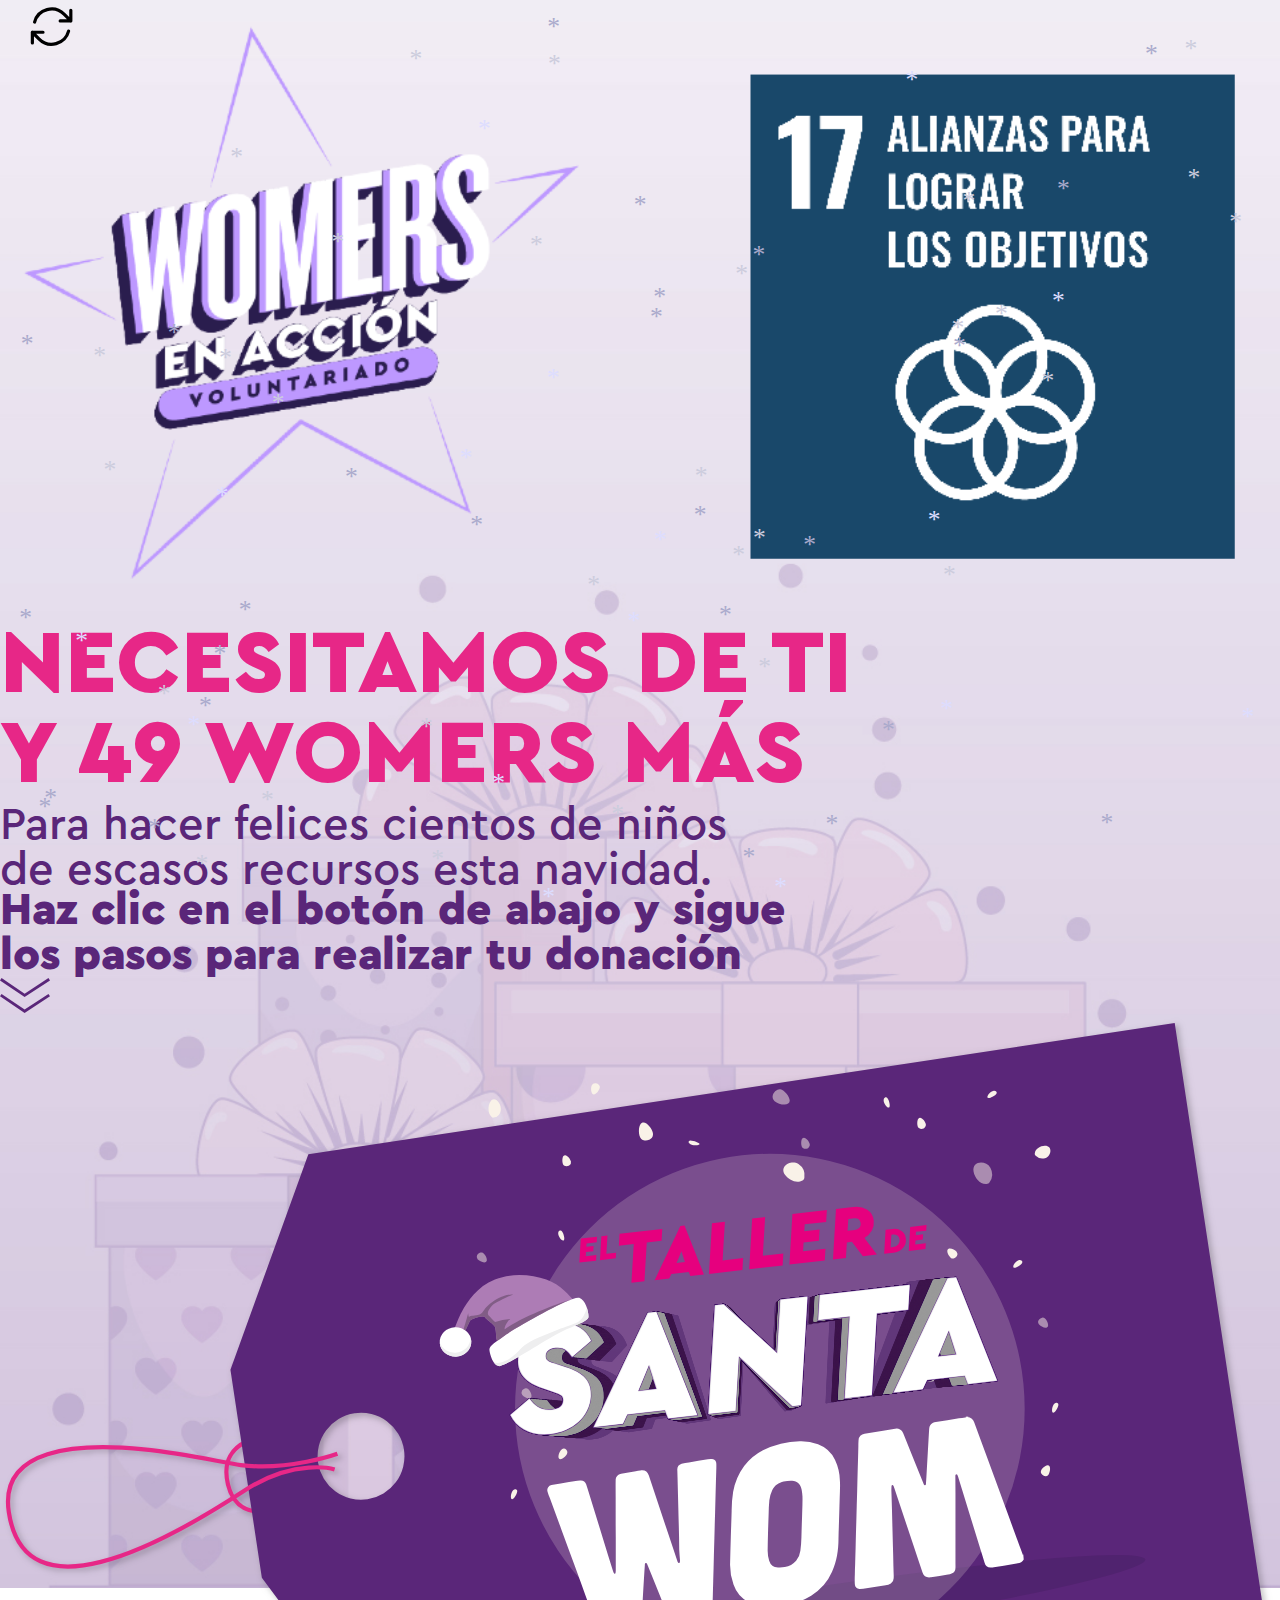
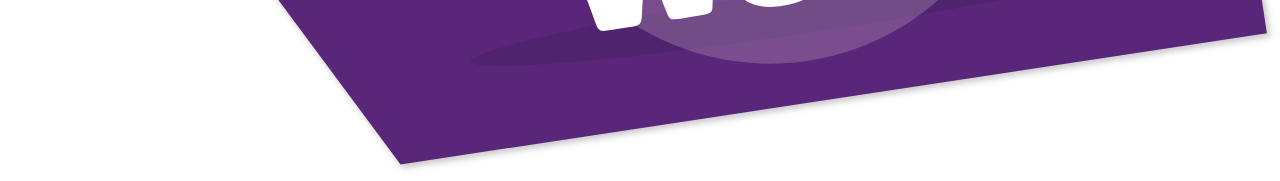
<file: index.html>
<!DOCTYPE html>
<html lang="en">

<head>
    <meta charset="UTF-8">
    <meta name="viewport" content="width=device-width, initial-scale=1.0">
    <title>Santa WOM</title>
    <link href="https://cdn.jsdelivr.net/npm/bootstrap@5.3.2/dist/css/bootstrap.min.css" rel="stylesheet"
        integrity="sha384-T3c6CoIi6uLrA9TneNEoa7RxnatzjcDSCmG1MXxSR1GAsXEV/Dwwykc2MPK8M2HN" crossorigin="anonymous">
    <link rel="stylesheet" type="text/css" href="./css/style.css">
    <link rel="stylesheet" type="text/css" href="./css/nieve.css">

</head>

<body>
    <button id="reiniciarBoton">
        <svg fill="none" stroke="currentColor" stroke-width="1.5" viewBox="0 0 24 24" xmlns="http://www.w3.org/2000/svg"
            aria-hidden="true">
            <path stroke-linecap="round" stroke-linejoin="round"
                d="M16.023 9.348h4.992v-.001M2.985 19.644v-4.992m0 0h4.992m-4.993 0l3.181 3.183a8.25 8.25 0 0013.803-3.7M4.031 9.865a8.25 8.25 0 0113.803-3.7l3.181 3.182m0-4.991v4.99">
            </path>
        </svg>
    </button>
    <div class="container">
        <div class="row d-flex justify-content-end py-5 px-5">
            <div class="col-6">
                <img class="img-womers" src="./img/womers-icon.svg" alt="WOMers">
            </div>
        </div>
        <div class="row text-center">
            <div class="col">
                <h1 class="ceraPro title wom-pink  mt-4 mb-4">Necesitamos de ti <br>
                    y <span id="totalWomers"></span> Womers más
                </h1>
                <p class="creaProMedium wom-color subtitle">Para hacer felices cientos de niños <br>
                    de escasos recursos esta navidad.
                </p>
                <p class="subtitle ceraPro wom-color mt-5">Haz clic en el botón de abajo y sigue <br>
                    los pasos para realizar tu donación
                </p>
                <img width="50px" class="row_down pulse" src="./img/row_down.svg" alt="Flecha abajo">
            </div>
        </div>
        <div class="row d-flex justify-content-center mt-4 mb-5">
            <div class="col-8">
                <a href="codigo.html">
                    <img width="100%" class="img-santa " src="./img/event_icon.svg" alt="titulo">
                </a>
            </div>
        </div>
    </div>


    <!-- <div class="progreso">
        <img class="progreso pulse" id="imgPorcentaje">
    </div> -->
    <script src="./js/app.js"></script>
    <script>
        var totalWomers = 49;
        var womers = document.getElementById('totalWomers');
        if (isNaN(contador)) {
            contador = 0; // Si myVariable es NaN, le asignamos un valor predeterminado, como 0
        }
        womers.textContent = totalWomers - contador;</script>
</body>

</html>
</file>
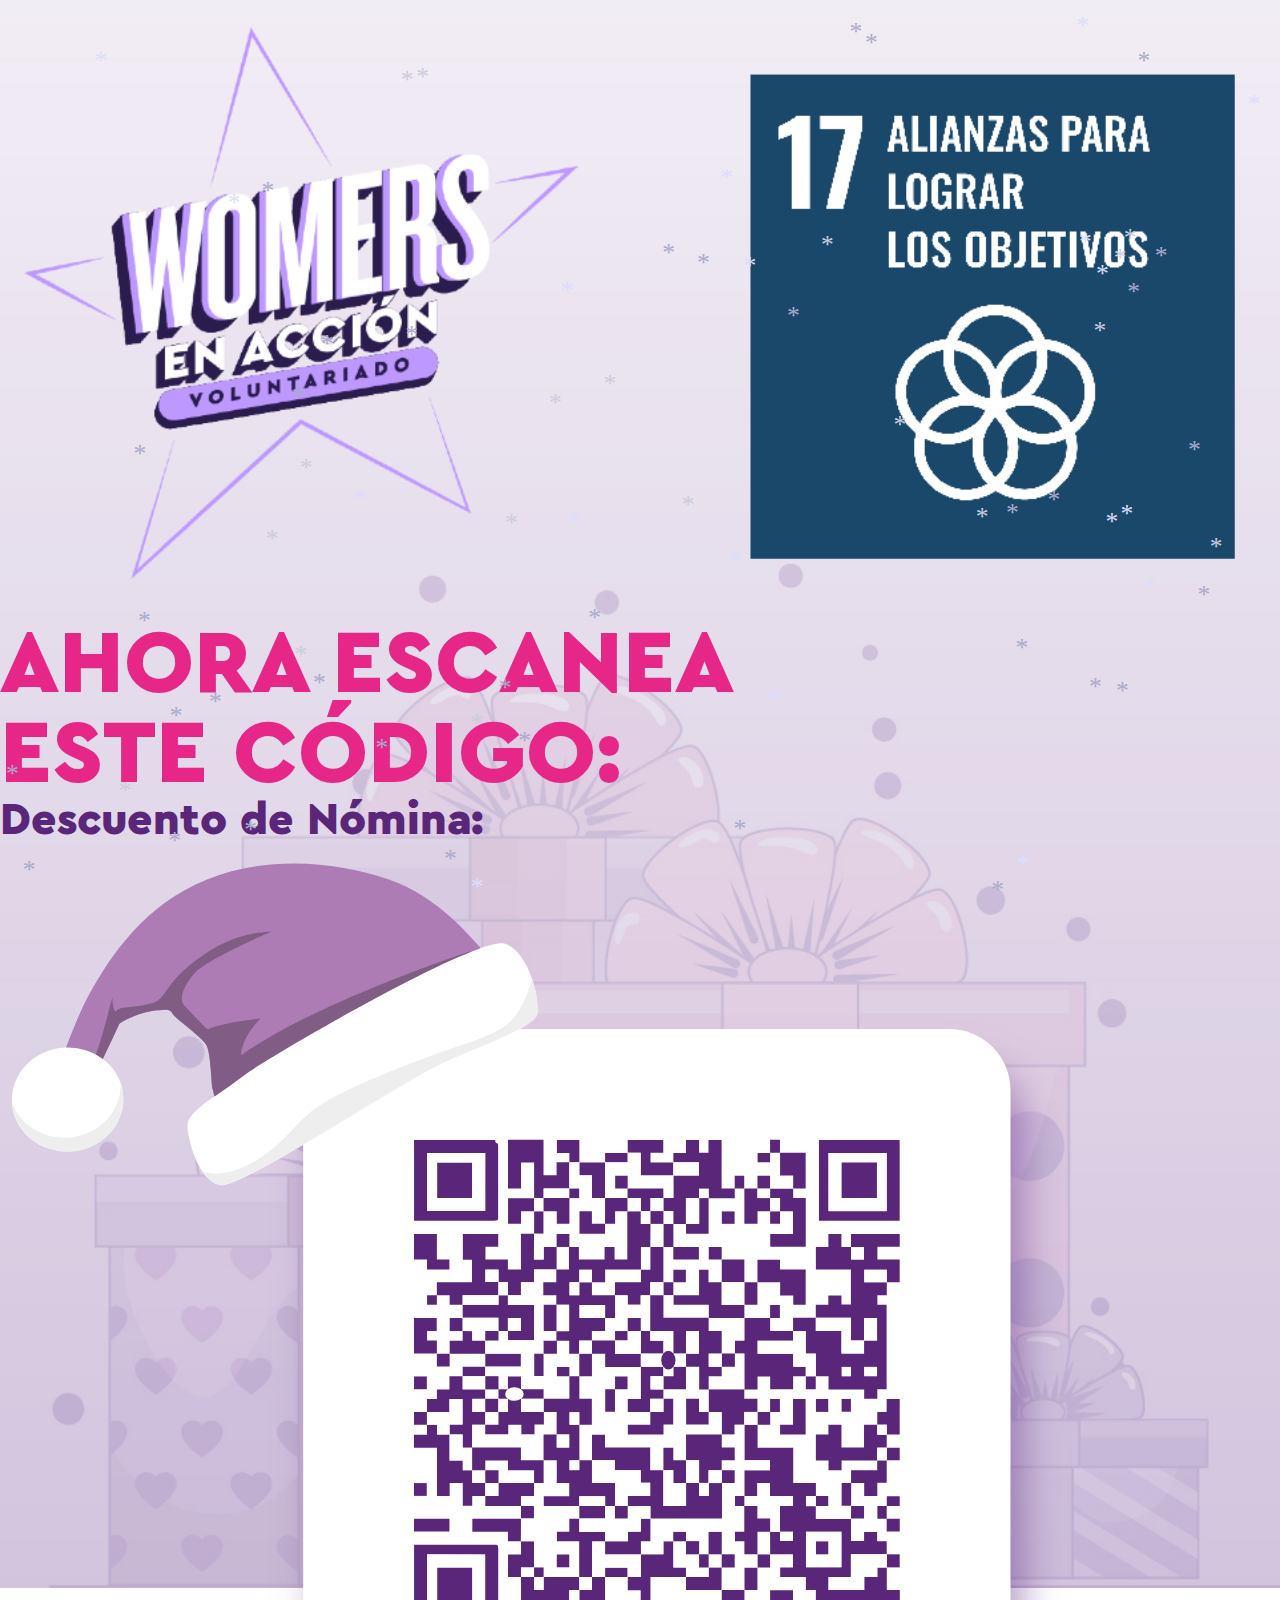
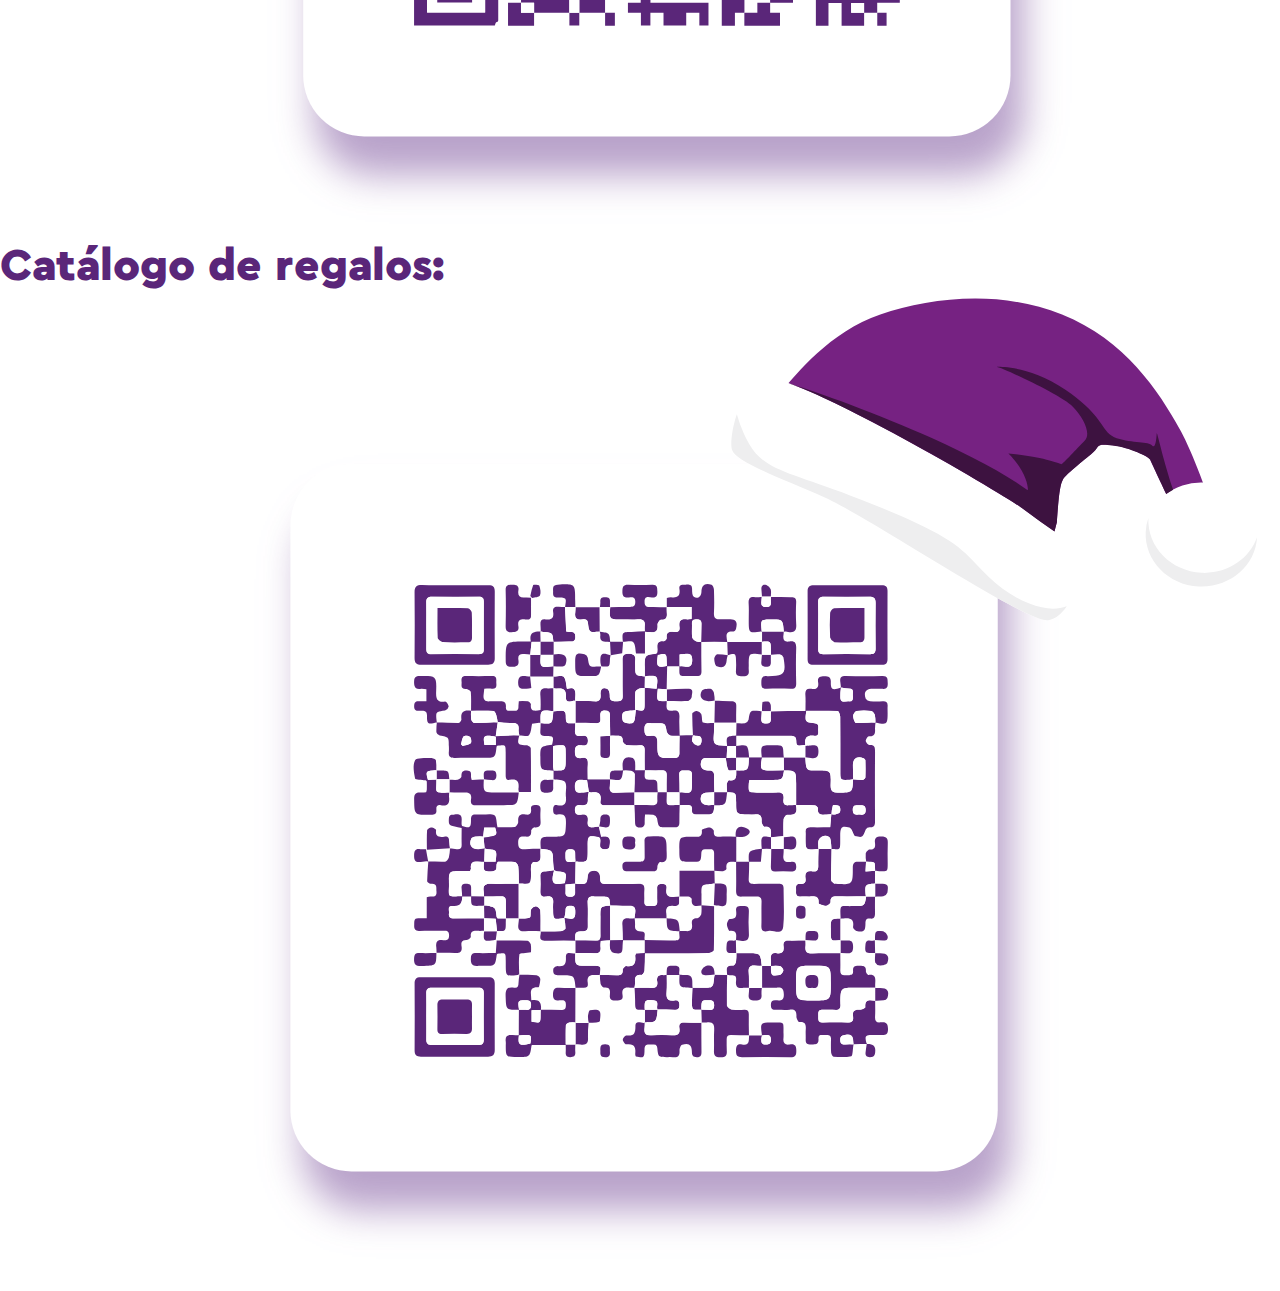
<file: codigo.html>
<!DOCTYPE html>
<html lang="en">

<head>
    <meta charset="UTF-8">
    <meta name="viewport" content="width=device-width, initial-scale=1.0">
    <title>Código QR WOM</title>
    <link href="https://cdn.jsdelivr.net/npm/bootstrap@5.3.2/dist/css/bootstrap.min.css" rel="stylesheet"
        integrity="sha384-T3c6CoIi6uLrA9TneNEoa7RxnatzjcDSCmG1MXxSR1GAsXEV/Dwwykc2MPK8M2HN" crossorigin="anonymous">
    <link rel="stylesheet" type="text/css" href="./css/style.css">
    <link rel="stylesheet" type="text/css" href="./css/nieve.css">
</head>

<body>

    <div class="container">
        <div class="row d-flex justify-content-end py-5 px-5">
            <div class="col-6">
                <img class="img-womers" src="./img/womers-icon.svg" alt="WOMers">
            </div>
        </div>

        <div class="row text-center">
            <div class="col">
                <h1 class="ceraPro title wom-pink">Ahora escanea<br>
                    este código:
                </h1>
                <p class="subtitle ceraPro wom-color">Descuento de Nómina:</p>
                <img class="img-santa" src="./img/qr_code_nomina.svg" alt="Código QR">
                <p class="subtitle ceraPro wom-color">Catálogo de regalos:</p>
                <img class="img-santa" src="./img/qr_code_regalo.svg" alt="Código QR">
            </div>
        </div>
    </div>
</body>
<script>
    // Tiempo en milisegundos antes de redirigir (ejemplo: 5000ms = 5 segundos)
    let tiempoRedireccion = 30000;

    setTimeout(function () {
        // Redirige a la página "index.html" después de X tiempo segundos
        window.location.href = "nuevo.html";
    }, tiempoRedireccion);
</script>
<script src="./js/app.js"></script>

</html>
</file>
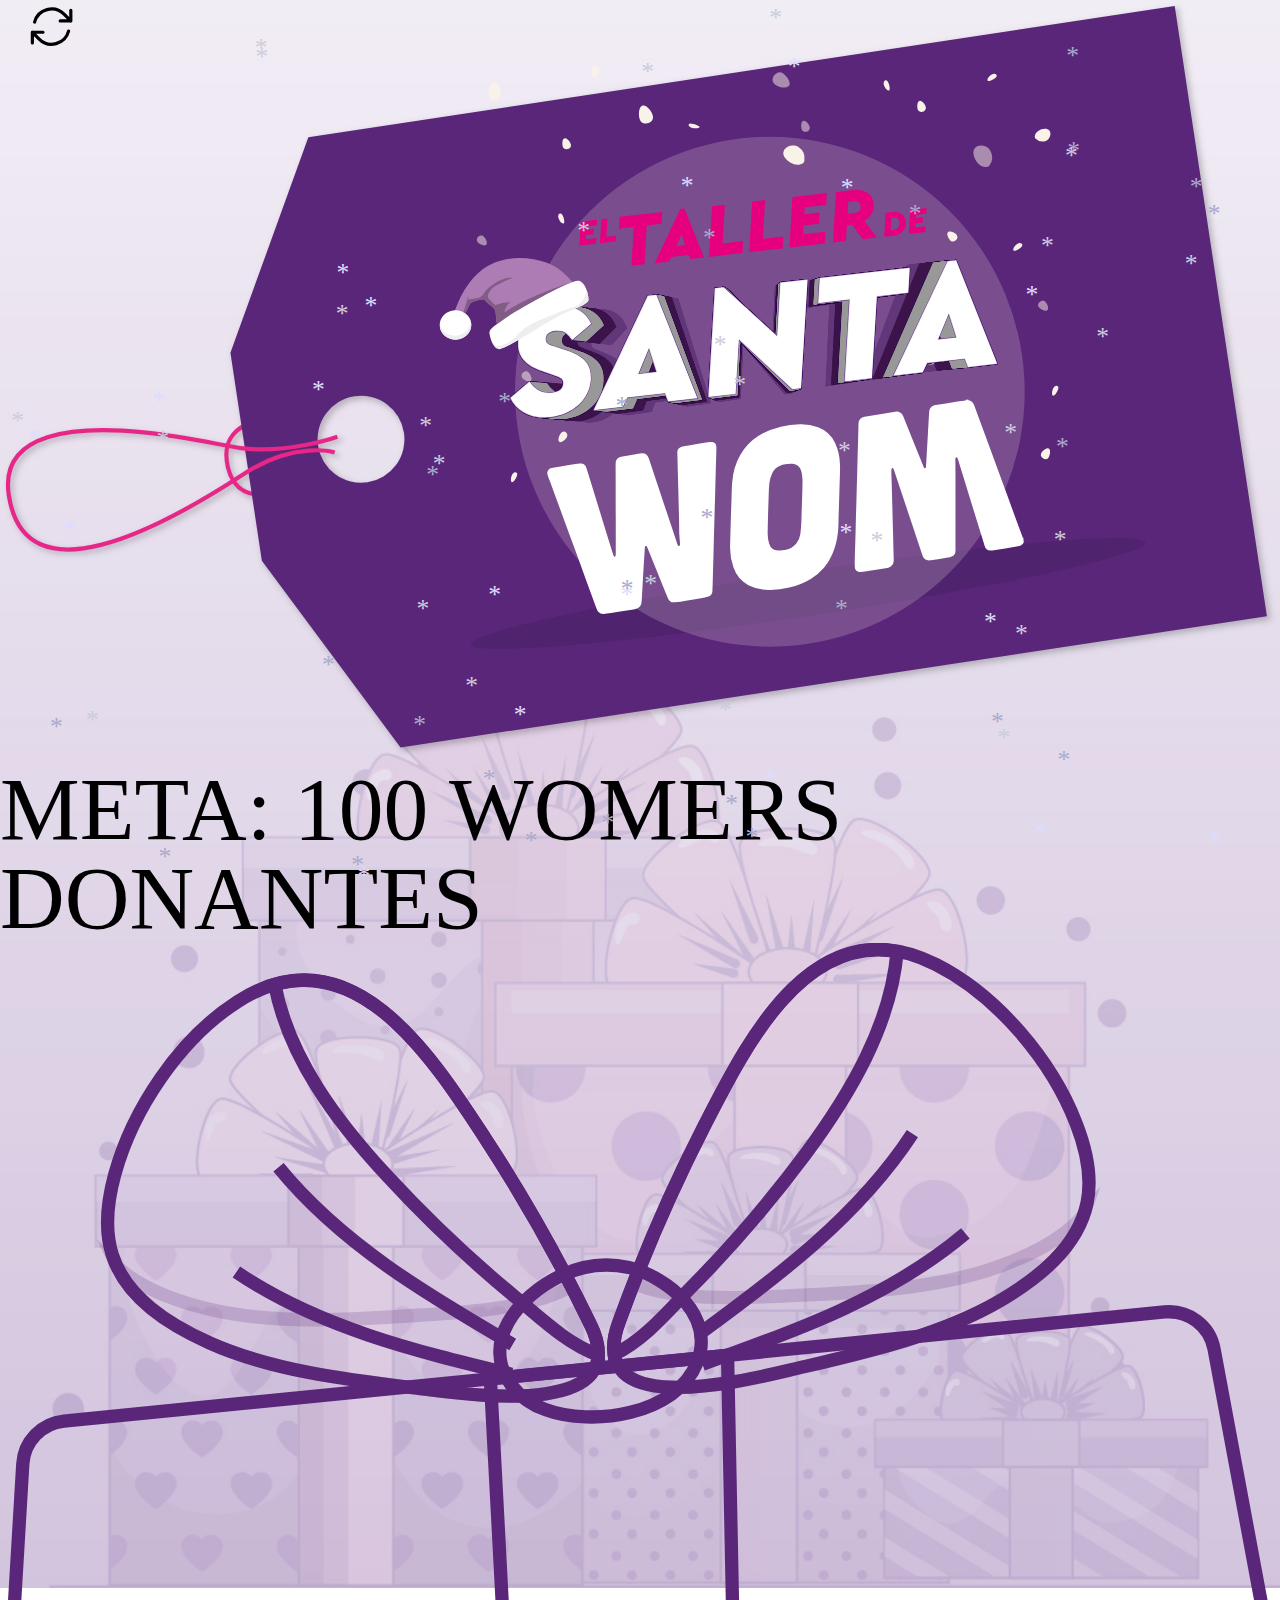
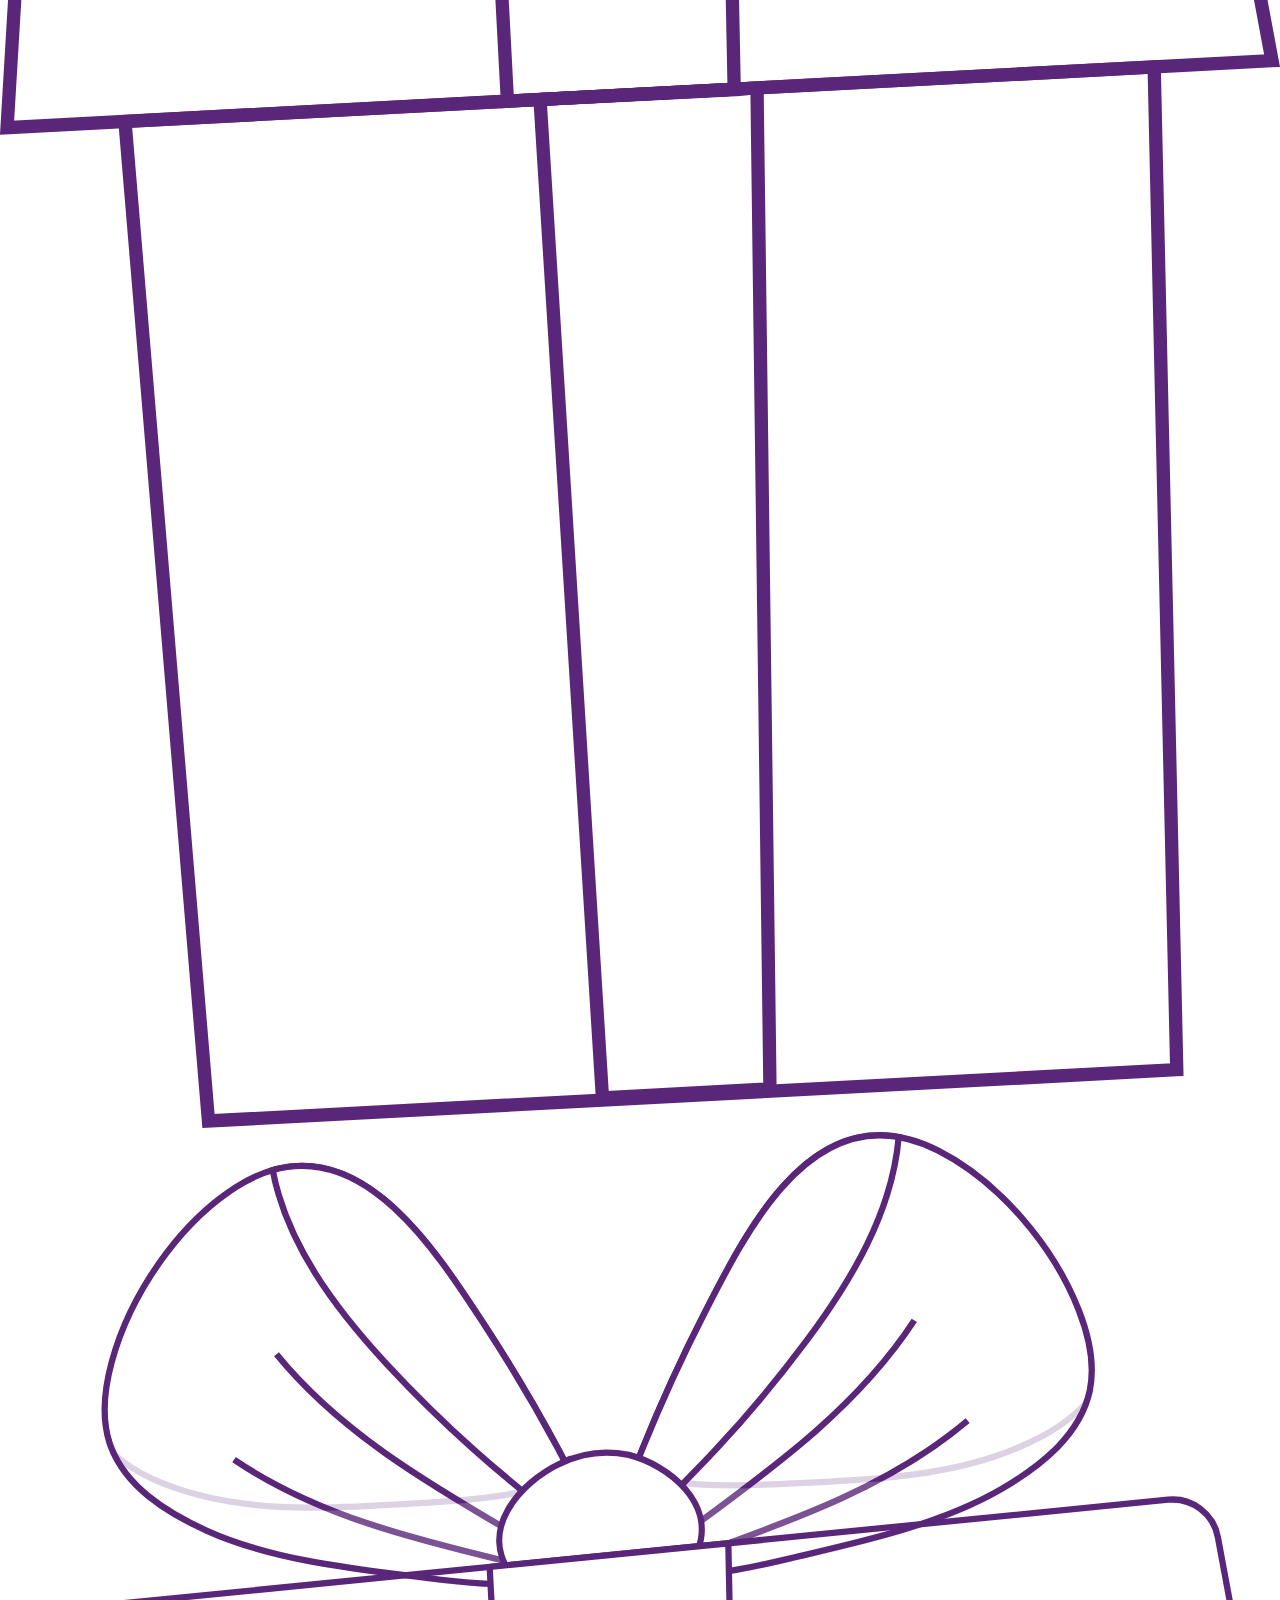
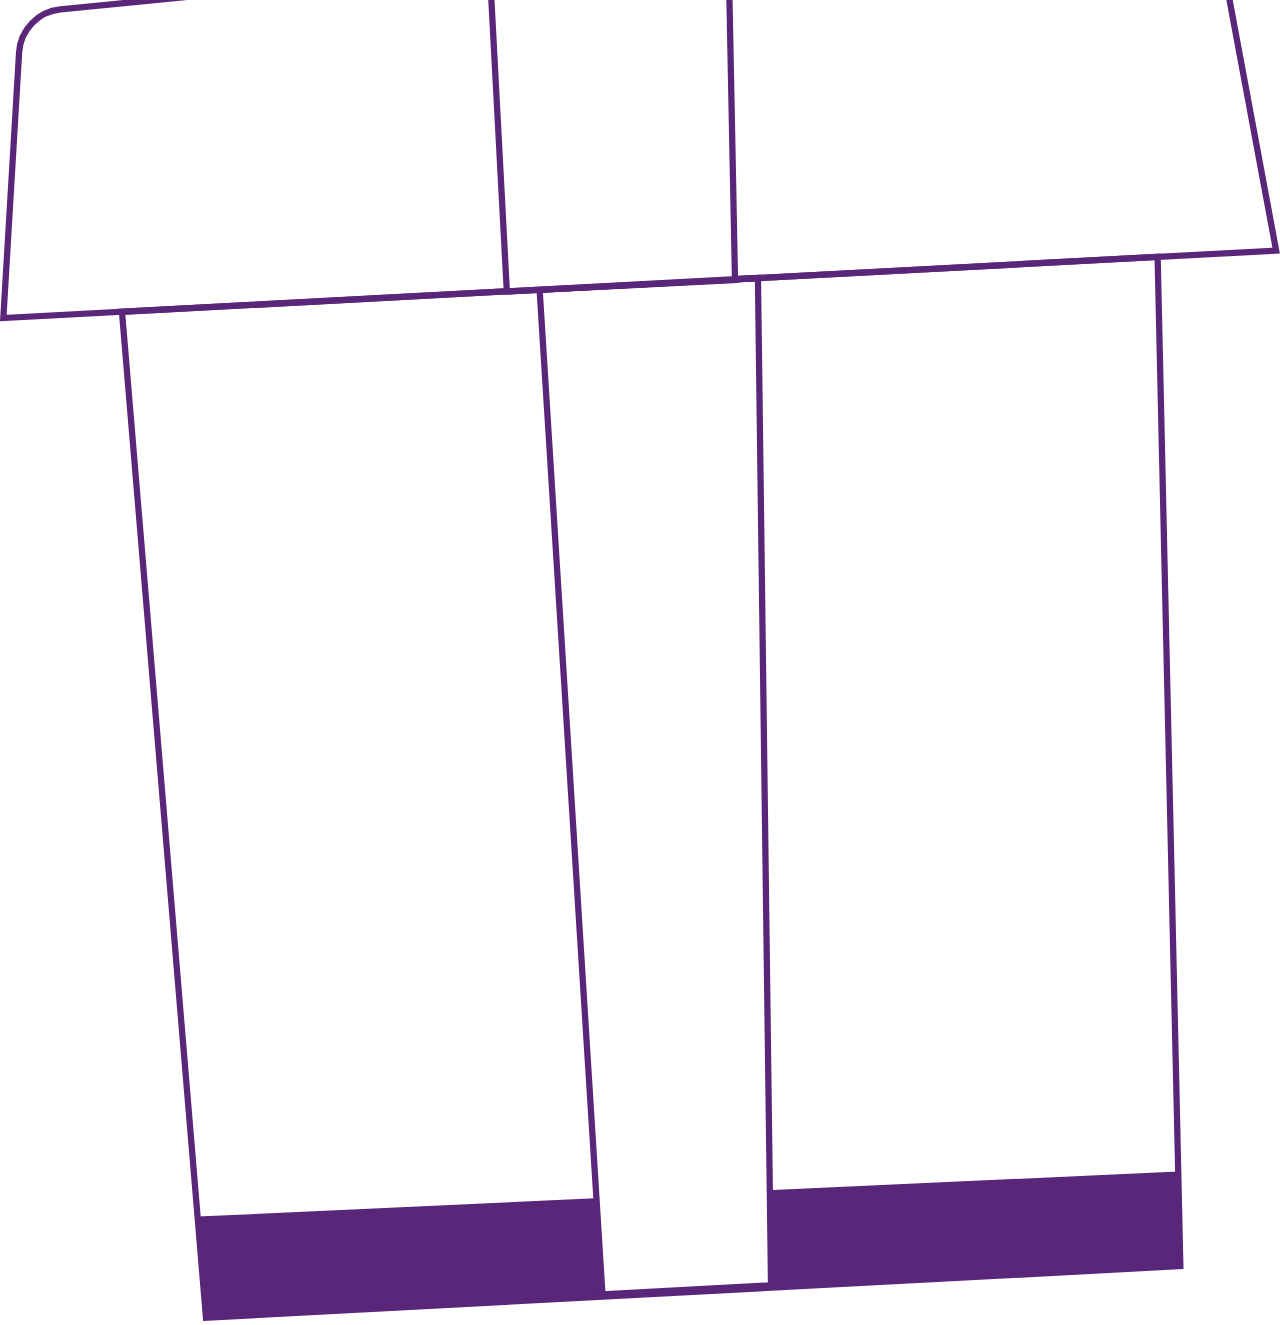
<file: meta.html>
<!DOCTYPE html>
<html lang="en">

<head>
    <meta charset="UTF-8">
    <meta name="viewport" content="width=device-width, initial-scale=1.0">
    <title>Meta WOM</title>
    <link rel="stylesheet" type="text/css" href="./css/style.css">
    <link rel="stylesheet" type="text/css" href="./css/nieve.css">

</head>

<body>

    <div class="header-section">
        <button id="reiniciarBoton">
            <svg fill="none" stroke="currentColor" stroke-width="1.5" viewBox="0 0 24 24"
                xmlns="http://www.w3.org/2000/svg" aria-hidden="true">
                <path stroke-linecap="round" stroke-linejoin="round"
                    d="M16.023 9.348h4.992v-.001M2.985 19.644v-4.992m0 0h4.992m-4.993 0l3.181 3.183a8.25 8.25 0 0013.803-3.7M4.031 9.865a8.25 8.25 0 0113.803-3.7l3.181 3.182m0-4.991v4.99">
                </path>
            </svg>
        </button>
        <a href="codigo.html">
            <img src="./img/event_icon.svg" alt="titulo">
        </a>
    </div>
    <div class="title">META: 100 WOMers <br>donantes</div>
    <div class="caja ">
        <img src="./img/gif_icon.svg">
    </div>
    <div class="progreso">
        <img class="progreso pulse" id="imgPorcentaje">
    </div>
</body>
<script src="./js/app.js"></script>

</html>
</file>
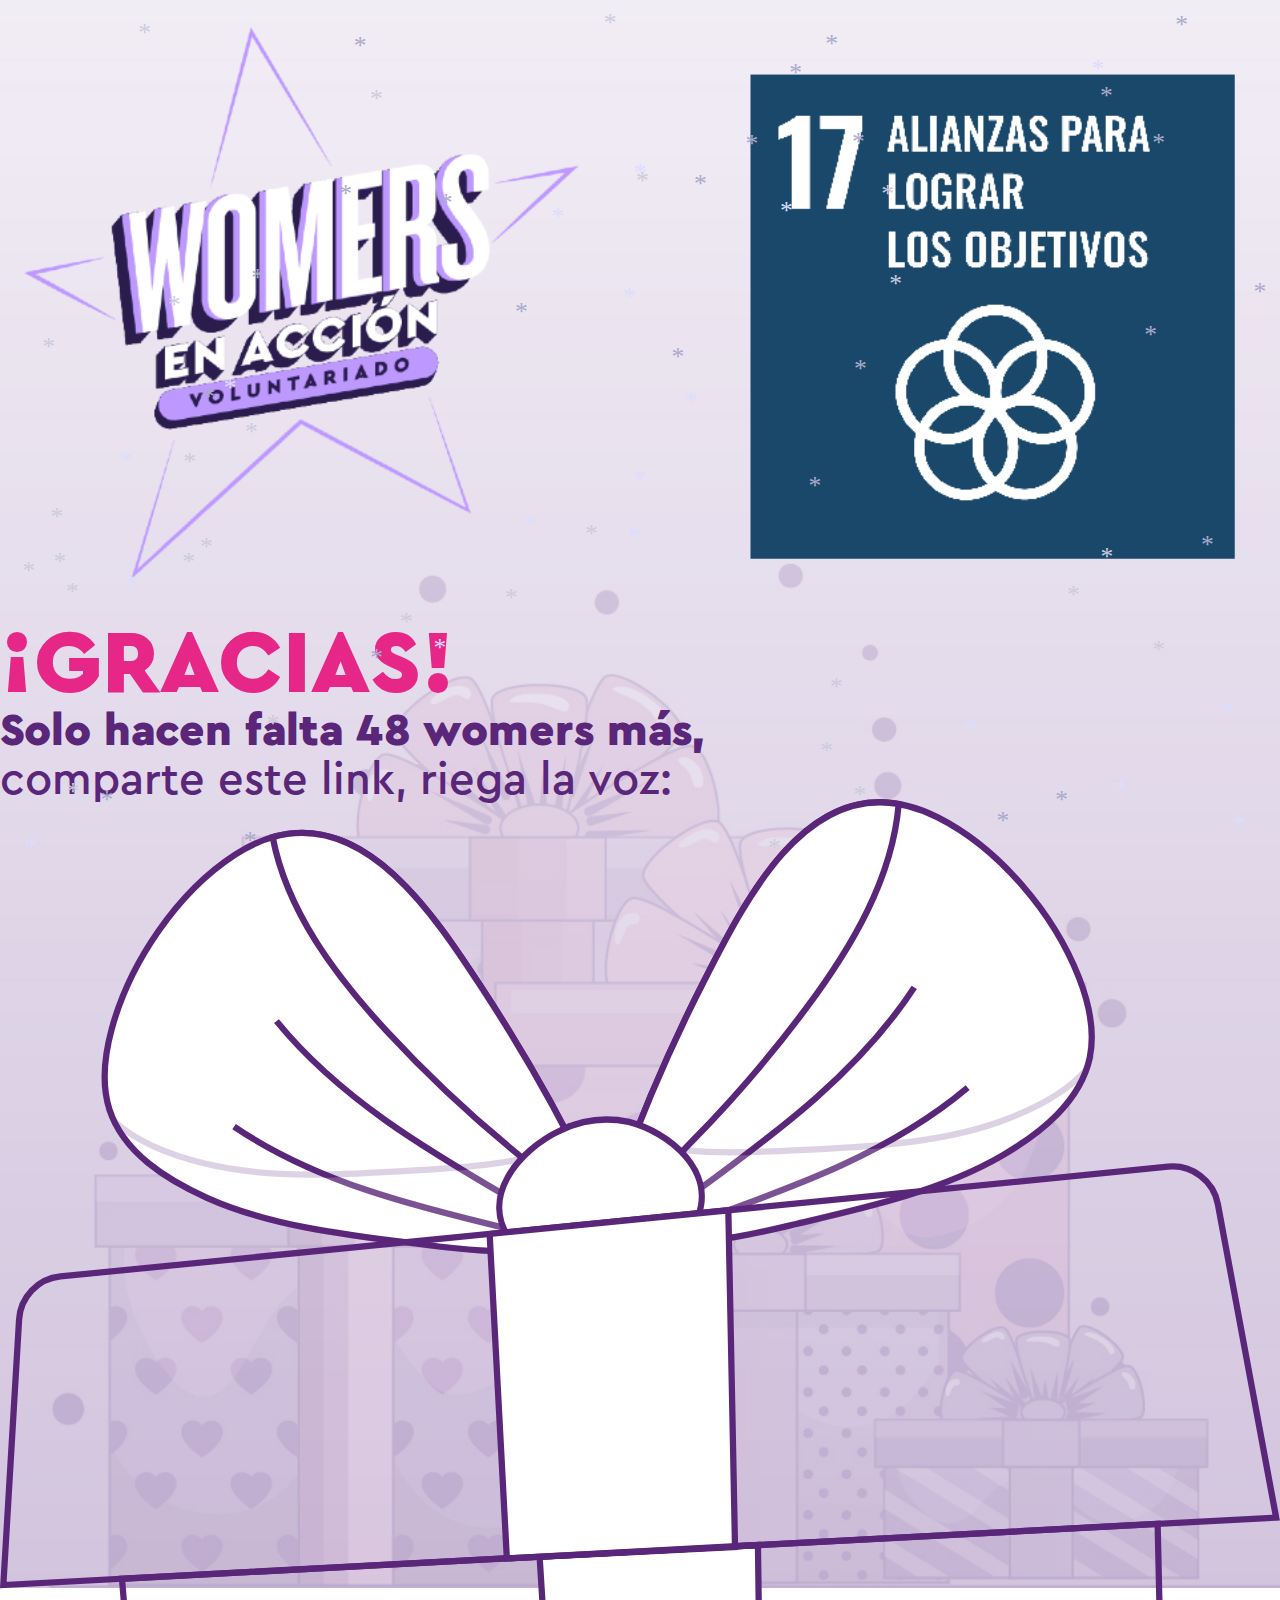
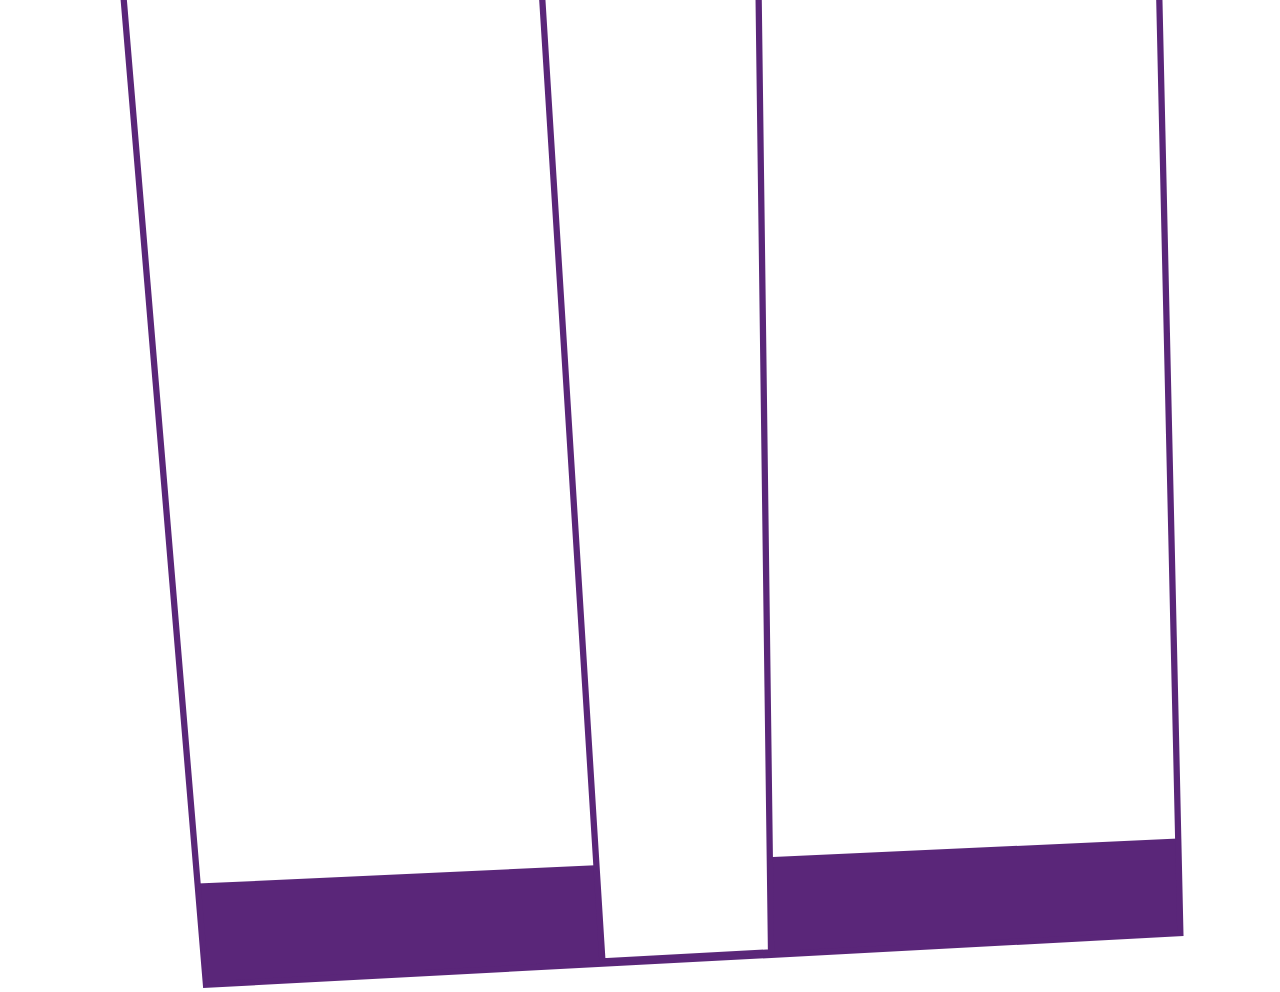
<file: nuevo.html>
<!DOCTYPE html>
<html lang="en">

<head>
    <meta charset="UTF-8">
    <meta name="viewport" content="width=device-width, initial-scale=1.0">
    <title>Nuevo WOMer</title>
    <link rel="stylesheet" type="text/css" href="./css/style.css">
    <link rel="stylesheet" type="text/css" href="./css/nieve.css">
    <link href="https://cdn.jsdelivr.net/npm/bootstrap@5.3.2/dist/css/bootstrap.min.css" rel="stylesheet"
        integrity="sha384-T3c6CoIi6uLrA9TneNEoa7RxnatzjcDSCmG1MXxSR1GAsXEV/Dwwykc2MPK8M2HN" crossorigin="anonymous">
</head>

<body>
    <div id="reiniciarBoton"></div>
    <div class="container">
        <div class="row d-flex justify-content-end py-5 px-5">
            <div class="col-6">
                <img class="img-womers" src="./img/womers-icon.svg" alt="WOMers">
            </div>
        </div>
        <div class="row text-center">
            <div class="col">
                <h1 class="ceraPro title wom-pink">¡gracias!</h1>
                <p class="ceraPro wom-color subtitle mt-10" id="completado">Solo hacen falta <span
                        id="totalWomers"></span>
                    womers más, </p>
                <p class="creaProMedium wom-color subtitle">comparte este link, riega la voz:</p>
            </div>
        </div>
        <div class="row d-flex justify-content-center">
            <div class="col-6 mt-5">
                <img width="100%" class="img-regalo mt-10 pulse" id="imgPorcentaje" alt="Regalo Wom">
            </div>
        </div>
    </div>



    <!-- <div class="header-section">
        <img src="./img/event_icon.svg" alt="titulo">
    </div>
    <div class="title-3">Ya somos <span id="totalWomers"></span> más.</div> -->

    <script>
        // Verificar si LocalStorage es compatible con el navegador
        if (typeof (Storage) !== "undefined") {
            // Comprobar si el valor ya está en LocalStorage
            var contador = localStorage.getItem("contador");

            if (contador === null) {
                // Si el valor no existe en LocalStorage, establecer un valor predeterminado
                contador = 0;
            } else {
                // Si el valor existe en LocalStorage, convertirlo a un número
                contador = parseInt(contador);
            }
            // Incrementar el valor del contador
            contador++;

            // Mostrar el valor del contador
            console.log("El valor del contador es: " + contador);

            // Guardar el valor actualizado en LocalStorage
            localStorage.setItem("contador", contador);
        } else {
            console.log("LocalStorage no es compatible en este navegador.");
        }
        // Mostrar total Womers
        const totalWomers = document.getElementById('totalWomers')
        totalWomers.textContent = 49 - contador;

        // Tiempo en milisegundos antes de redirigir (ejemplo: 5000ms = 5 segundos)
        let tiempoRedireccion = 5000;

        setTimeout(function () {
            // Redirige a la página "index.html" después de X tiempo segundos
            window.location.href = "index.html";
        }, tiempoRedireccion);
    </script>
    <script src="./js/app.js"></script>
</body>

</html>
</file>
<file: css/style.css>
:root {
    --wom-color: #5a2679;
    --withe-color: #fff;
    --wom-pink: #e72787;
    --text-cera-medium: 'CreaProMedium';
    --text-cera-black: 'CreaPro';

}

* {
    margin: 0px;
}

/* Text */
@font-face {
    font-family: 'CreaPro';
    src: url('../font/CeraPro-Black.ttf') format('truetype');
}

@font-face {
    font-family: 'CreaProMedium';
    src: url('../font/cera-medium.otf');
}

.ceraPro {
    font-family: var(--text-cera-black), sans-serif;
}

.creaProMedium {
    font-family: var(--text-cera-medium), 'sans-serif';
}

.title {
    font-size: 7vw;
    line-height: 7vw;
    text-transform: uppercase;
}

.subtitle {
    font-size: 3.5vw;
    line-height: 3.5vw;
}

/* Colors */
.wom-color {
    color: var(--wom-color);
}

.wom-pink {
    color: var(--wom-pink);
}

/* Elements */
body {
    margin: 0;
    padding: 0;
    background-image: url('../img/bg.jpg');
    background-size: cover;
    background-repeat: no-repeat;
    background-attachment: fixed;
    background-position: center;
    width: 100%;
}

/* .section {
    position: absolute;
    width: 80%;
    margin-top: 30%;
    margin-left: 10%;
    text-align: center;
} */

/* .mt-10 {
    margin-top: 25%;
}

.mt-min {
    margin-top: 10%;
}

.row_down {
    width: 10%;
    margin-top: 5%;
}

.img-santa {
    width: 90%;
}

.img-regalo {
    width: 50%;
}


.img-womers {
    position: absolute;
    width: 50%;
    top: 2%;
    right: 2%;
}

.porcentaje {
    width: 50%;
}

.header-section img {
    margin-top: 8%;
    margin-left: 5%;
    width: 90%;
}

.gif-icon {
    position: fixed;
    width: 50%;
    bottom: 4%;
}

.title-2 {
    width: 90%;
    margin-top: 15%;
    margin-left: 5%;
    font-family: 'CreaPro', sans-serif;
    text-align: left;
    font-size: 8vw;
    line-height: 8vw;
    color: var(--wom-color);
}

.title-3 {
    width: 90%;
    margin-top: 15%;
    margin-left: 5%;
    font-family: 'CreaPro', sans-serif;
    text-align: center;
    font-size: 8vw;
    line-height: 8vw;
    color: var(--wom-color);
}


.caja {
    position: absolute;
    background-color: transparent;
    width: 50%;
    margin-top: 15%;
    margin-left: 25%;
}

.caja img {
    width: 100%;
}

.counter {
    position: absolute;
    width: 90%;
    margin-top: 68%;
    margin-left: 5%;
    font-family: 'CreaPro', sans-serif;
    font-size: 12vw;
    text-align: center;
    color: var(--withe-color);

}







.progreso {
    position: absolute;
    margin-top: 27.3%;
    align-items: center;
    z-index: 999;
    width: 63%;
    margin-left: 18.8%;
} */
#reiniciarBoton svg {
    position: absolute;
    width: 100%;
}

#reiniciarBoton {
    border: none;
    background: transparent;
    position: absolute;
    z-index: 999;
    width: 4%;
}

/* Animations */
.pulse {
    animation: pulseAnimation 0.6s infinite alternate;
}

@keyframes pulseAnimation {
    0% {
        transform: scale(1);
    }

    100% {
        transform: scale(1.07);
    }
}
</file>
<file: css/nieve.css>
@-moz-keyframes nieve {
    from {
        top: -40px;
    }

    to {
        top: 101%;
    }
}

@-webkit-keyframes nieve {
    from {
        top: -40px;
    }

    to {
        top: 2000px;
    }
}

@keyframes nieve {
    from {
        top: -40px;
    }

    to {
        top: 2000px;
    }
}

@-moz-keyframes horiz2 {
    20% {
        transform: translateX(0);
    }

    50% {
        transform: translateX(150px);
    }

    80% {
        transform: translateX(0);
    }
}

@-webkit-keyframes horiz2 {
    20% {
        transform: translateX(0);
    }

    50% {
        transform: translateX(150px);
    }

    80% {
        transform: translateX(0);
    }
}

@keyframes horiz2 {
    20% {
        transform: translateX(0);
    }

    50% {
        transform: translateX(-70px);
    }

    80% {
        transform: translateX(0);
    }
}

@-moz-keyframes horiz {
    20% {
        transform: translateX(0);
    }

    50% {
        transform: translateX(150px);
    }

    80% {
        transform: translateX(0);
    }
}

@-webkit-keyframes horiz {
    20% {
        transform: translateX(0);
    }

    50% {
        transform: translateX(150px);
    }

    80% {
        transform: translateX(0);
    }
}

@keyframes horiz {
    20% {
        transform: translateX(0);
    }

    50% {
        transform: translateX(150px);
    }

    80% {
        transform: translateX(0);
    }
}

.tpl-snow>div {
    position: fixed;
    -webkit-animation: ease-in infinite normal;
    -moz-animation: ease-in infinite normal;
    animation: ease-in infinite normal;
}

.tpl-snow>div {
    z-index: 9999999999999;
    width: 10px;
    height: 10px;
    -moz-border-radius: 50%;
    -webkit-border-radius: 50%;
    border-radius: 50%;
    background-color: #fff;
    -webkit-animation-name: nieve, horiz;
    -moz-animation-name: nieve, horiz;
    animation-name: nieve, horiz;
}

.tpl-snow>div:nth-of-type(odd) {
    width: 5px;
    height: 5px;
    -webkit-animation-name: nieve, horiz2;
    -moz-animation-name: nieve, horiz2;
    animation-name: nieve, horiz2;
}

.tpl-snow>div:nth-of-type(1) {
    left: 40px;
    -webkit-animation-duration: 5.5s;
    -moz-animation-duration: 5.5s;
    animation-duration: 5.5s;
    -webkit-animation-delay: 1s;
    -moz-animation-delay: 1s;
    animation-delay: 1s;
}

.tpl-snow>div:nth-of-type(2) {
    left: 120px;
    -webkit-animation-duration: 7s;
    -moz-animation-duration: 7s;
    animation-duration: 7s;
}

.tpl-snow>div:nth-of-type(3) {
    left: 200px;
    -webkit-animation-duration: 8s;
    -moz-animation-duration: 8s;
    animation-duration: 8s;
}

.tpl-snow>div:nth-of-type(4) {
    left: 20%;
    -webkit-animation-duration: 6s;
    -moz-animation-duration: 6s;
    animation-duration: 6s;
    -webkit-animation-delay: 1s;
    -moz-animation-delay: 1s;
    animation-delay: 1s;
}

.tpl-snow>div:nth-of-type(5) {
    left: 30%;
    -webkit-animation-duration: 9s;
    -moz-animation-duration: 9s;
    animation-duration: 9s;
}

.tpl-snow>div:nth-of-type(6) {
    left: 40%;
    -webkit-animation-duration: 7.2s;
    -moz-animation-duration: 7.2s;
    animation-duration: 7.2s;
    -webkit-animation-delay: 1s;
    -moz-animation-delay: 1s;
    animation-delay: 1s;
}

.tpl-snow>div:nth-of-type(7) {
    left: 50%;
    -webkit-animation-duration: 10s;
    -moz-animation-duration: 10s;
    animation-duration: 10s;
}

.tpl-snow>div:nth-of-type(8) {
    left: 60%;
    -webkit-animation-duration: 6.4s;
    -moz-animation-duration: 6.4s;
    animation-duration: 6.4s;
    -webkit-animation-delay: 1s;
    -moz-animation-delay: 1s;
    animation-delay: 1s;
}

.tpl-snow>div:nth-of-type(9) {
    left: 70%;
    -webkit-animation-duration: 10s;
    -moz-animation-duration: 10s;
    animation-duration: 10s;
    -webkit-animation-delay: 1.4s;
    -moz-animation-delay: 1.4s;
    animation-delay: 1.4s;
}

.tpl-snow>div:nth-of-type(10) {
    left: 80%;
    -webkit-animation-duration: 8s;
    -moz-animation-duration: 8s;
    animation-duration: 8s;
}

.tpl-snow>div:nth-of-type(11) {
    left: 90%;
    -webkit-animation-duration: 7.1s;
    -moz-animation-duration: 7.1s;
    animation-duration: 7.1s;
    -webkit-animation-delay: 2s;
    -moz-animation-delay: 2s;
    animation-delay: 2s;
}

.tpl-snow>div:nth-of-type(12) {
    left: 99%;
    -webkit-animation-duration: 6.6s;
    -moz-animation-duration: 6.6s;
    animation-duration: 6.6s;
    -webkit-animation-delay: 1.6s;
    -moz-animation-delay: 1.6s;
    animation-delay: 1.6s;
}

.tpl-snow>div:nth-of-type(13) {
    left: 10px;
    -webkit-animation-duration: 10.2s;
    -moz-animation-duration: 10.2s;
    animation-duration: 10.2s;
}

.tpl-snow>div:nth-of-type(14) {
    left: 180px;
    -webkit-animation-duration: 12s;
    -moz-animation-duration: 12s;
    animation-duration: 12s;
}

.tpl-snow>div:nth-of-type(15) {
    left: 213px;
    -webkit-animation-duration: 7.3s;
    -moz-animation-duration: 7.3s;
    animation-duration: 7.3s;
    -webkit-animation-delay: .5s;
    -moz-animation-delay: .5s;
    animation-delay: .5s;
}

.tpl-snow>div:nth-of-type(16) {
    left: 23%;
    -webkit-animation-duration: 9.2s;
    -moz-animation-duration: 9.2s;
    animation-duration: 9.2s;
}

.tpl-snow>div:nth-of-type(17) {
    left: 38%;
    -webkit-animation-duration: 5s;
    -moz-animation-duration: 5s;
    animation-duration: 5s;
}

.tpl-snow>div:nth-of-type(18) {
    left: 45%;
    -webkit-animation-duration: 15s;
    -moz-animation-duration: 15s;
    animation-duration: 15s;
}

.tpl-snow>div:nth-of-type(19) {
    left: 58%;
    -webkit-animation-duration: 5s;
    -moz-animation-duration: 5s;
    animation-duration: 5s;
}

.tpl-snow>div:nth-of-type(20) {
    left: 64%;
    -webkit-animation-duration: 12s;
    -moz-animation-duration: 12s;
    animation-duration: 12s;
}

.tpl-snow>div:nth-of-type(21) {
    left: 76%;
    -webkit-animation-duration: 5.6s;
    -moz-animation-duration: 5.6s;
    animation-duration: 5.6s;
    -webkit-animation-delay: 1s;
    -moz-animation-delay: 1s;
    animation-delay: 1s;
}

.tpl-snow>div:nth-of-type(22) {
    left: 86%;
    -webkit-animation-duration: 8.5s;
    -moz-animation-duration: 8.5s;
    animation-duration: 8.5s;
}

.tpl-snow>div:nth-of-type(23) {
    left: 83%;
    -webkit-animation-duration: 14.4s;
    -moz-animation-duration: 14.4s;
    animation-duration: 14.4s;
}

.tpl-snow>div:nth-of-type(24) {
    left: 95%;
    -webkit-animation-duration: 12s;
    -moz-animation-duration: 12s;
    animation-duration: 12s;
}

.tpl-snow>div:nth-of-type(25) {
    left: 55px;
    -webkit-animation-duration: 8.7s;
    -moz-animation-duration: 8.7s;
    animation-duration: 8.7s;
    -webkit-animation-delay: 1.2s;
    -moz-animation-delay: 1.2s;
    animation-delay: 1.2s;
}

.tpl-snow>div:nth-of-type(26) {
    left: 133px;
    -webkit-animation-duration: 5.2s;
    -moz-animation-duration: 5.2s;
    animation-duration: 5.2s;
}

.tpl-snow>div:nth-of-type(27) {
    left: 215px;
    -webkit-animation-duration: 10.4s;
    -moz-animation-duration: 10.4s;
    animation-duration: 10.4s;
    -webkit-animation-delay: 1.6s;
    -moz-animation-delay: 1.6s;
    animation-delay: 1.6s;
}

.tpl-snow>div:nth-of-type(28) {
    left: 26%;
    -webkit-animation-duration: 9s;
    -moz-animation-duration: 9s;
    animation-duration: 9s;
}

.tpl-snow>div:nth-of-type(29) {
    left: 33%;
    -webkit-animation-duration: 12s;
    -moz-animation-duration: 12s;
    animation-duration: 12s;
}

.tpl-snow>div:nth-of-type(30) {
    left: 49%;
    -webkit-animation-duration: 9.4s;
    -moz-animation-duration: 9.4s;
    animation-duration: 9.4s;
    -webkit-animation-delay: 1s;
    -moz-animation-delay: 1s;
    animation-delay: 1s;
}

.tpl-snow>div:nth-of-type(31) {
    left: 55%;
    -webkit-animation-duration: 9.1s;
    -moz-animation-duration: 9.1s;
    animation-duration: 9.1s;
}

.tpl-snow>div:nth-of-type(32) {
    left: 68%;
    -webkit-animation-duration: 9.6s;
    -moz-animation-duration: 9.6s;
    animation-duration: 9.6s;
    -webkit-animation-delay: .5s;
    -moz-animation-delay: .5s;
    animation-delay: .5s;
}

.tpl-snow>div:nth-of-type(33) {
    left: 73%;
    -webkit-animation-duration: 12.4s;
    -moz-animation-duration: 12.4s;
    animation-duration: 12.4s;
    -webkit-animation-delay: 1s;
    -moz-animation-delay: 1s;
    animation-delay: 1s;
}

.tpl-snow>div:nth-of-type(34) {
    left: 85%;
    -webkit-animation-duration: 9s;
    -moz-animation-duration: 9s;
    animation-duration: 9s;
    -webkit-animation-delay: 1.5s;
    -moz-animation-delay: 1.5s;
    animation-delay: 1.5s;
}

.tpl-snow>div:nth-of-type(35) {
    left: 93%;
    -webkit-animation-duration: 5s;
    -moz-animation-duration: 5s;
    animation-duration: 5s;
}

.tpl-snow>div:nth-of-type(36) {
    left: 99%;
    -webkit-animation-duration: 10.6s;
    -moz-animation-duration: 10.6s;
    animation-duration: 10.6s;
}

.tpl-snow>div:nth-of-type(37) {
    left: 15px;
    -webkit-animation-duration: 9.6s;
    -moz-animation-duration: 9.6s;
    animation-duration: 9.6s;
}

.tpl-snow>div:nth-of-type(38) {
    left: 99px;
    -webkit-animation-duration: 7.5s;
    -moz-animation-duration: 7.5s;
    animation-duration: 7.5s;
}

.tpl-snow>div:nth-of-type(39) {
    left: 260px;
    -webkit-animation-duration: 11s;
    -moz-animation-duration: 11s;
    animation-duration: 11s;
    -webkit-animation-delay: 1s;
    -moz-animation-delay: 1s;
    animation-delay: 1s;
}

.tpl-snow>div:nth-of-type(40) {
    left: 28%;
    -webkit-animation-duration: 19s;
    -moz-animation-duration: 19s;
    animation-duration: 19s;
}

.tpl-snow>div:nth-of-type(41) {
    left: 35%;
    -webkit-animation-duration: 14s;
    -moz-animation-duration: 14s;
    animation-duration: 14s;
}

.tpl-snow>div:nth-of-type(42) {
    left: 43%;
    -webkit-animation-duration: 5.6s;
    -moz-animation-duration: 5.6s;
    animation-duration: 5.6s;
}

.tpl-snow>div:nth-of-type(43) {
    left: 53%;
    -webkit-animation-duration: 8.8s;
    -moz-animation-duration: 8.8s;
    animation-duration: 8.8s;
    -webkit-animation-delay: 1s;
    -moz-animation-delay: 1s;
    animation-delay: 1s;
}

.tpl-snow>div:nth-of-type(44) {
    left: 66%;
    -webkit-animation-duration: 16s;
    -moz-animation-duration: 16s;
    animation-duration: 16s;
}

.tpl-snow>div:nth-of-type(45) {
    left: 78%;
    -webkit-animation-duration: 6s;
    -moz-animation-duration: 6s;
    animation-duration: 6s;
}

.tpl-snow>div:nth-of-type(46) {
    left: 88%;
    -webkit-animation-duration: 9.5s;
    -moz-animation-duration: 9.5s;
    animation-duration: 9.5s;
    -webkit-animation-delay: .5s;
    -moz-animation-delay: .5s;
    animation-delay: .5s;
}

.tpl-snow>div:nth-of-type(47) {
    left: 94%;
    -webkit-animation-duration: 7.6s;
    -moz-animation-duration: 7.6s;
    animation-duration: 7.6s;
}

.tpl-snow>div:nth-of-type(48) {
    left: 96%;
    -webkit-animation-duration: 8.2s;
    -moz-animation-duration: 8.2s;
    animation-duration: 8.2s;
    -webkit-animation-delay: .3s;
    -moz-animation-delay: .3s;
    animation-delay: .3s;
}

@media(max-width:600px) {
    .tpl-snow>div:nth-of-type(24)~* {
        display: none;
    }
}

@media(max-width:800px) {
    .tpl-snow>div:nth-of-type(36)~* {
        display: none;
    }
}
</file>
